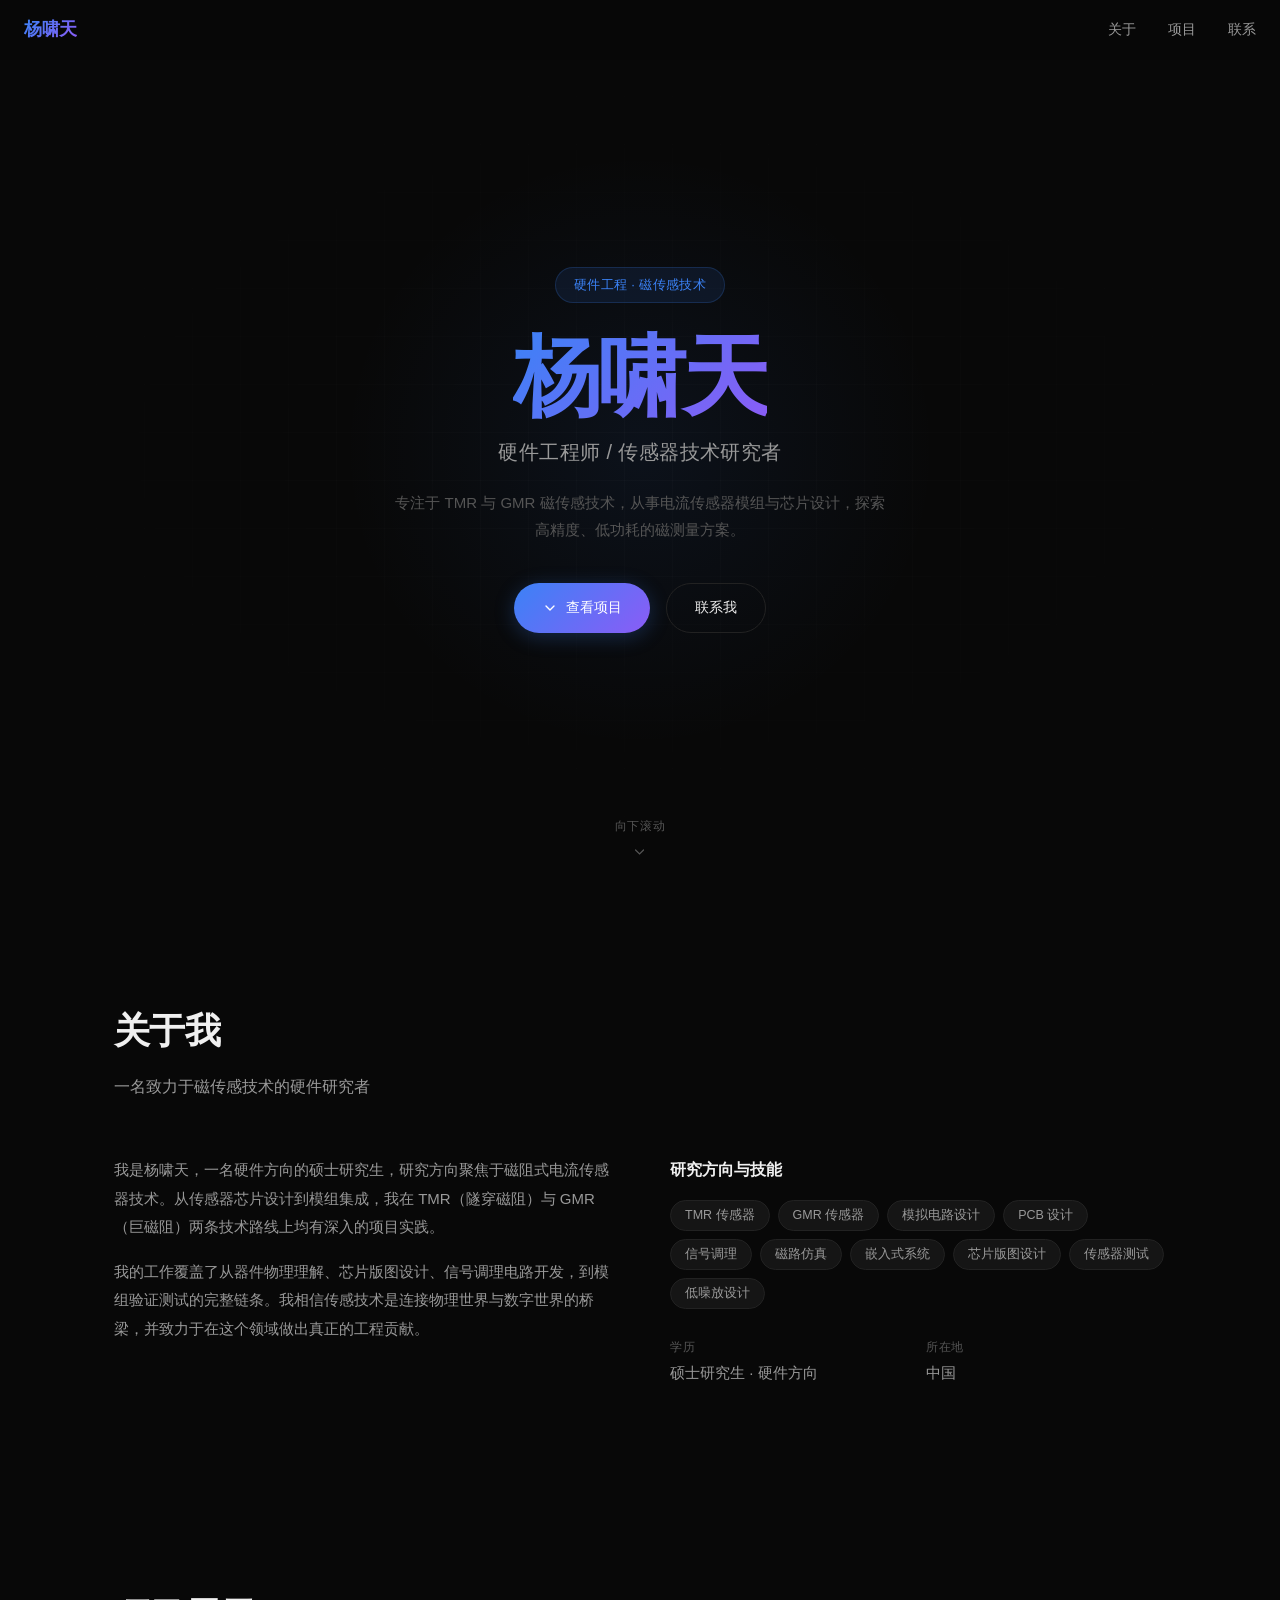
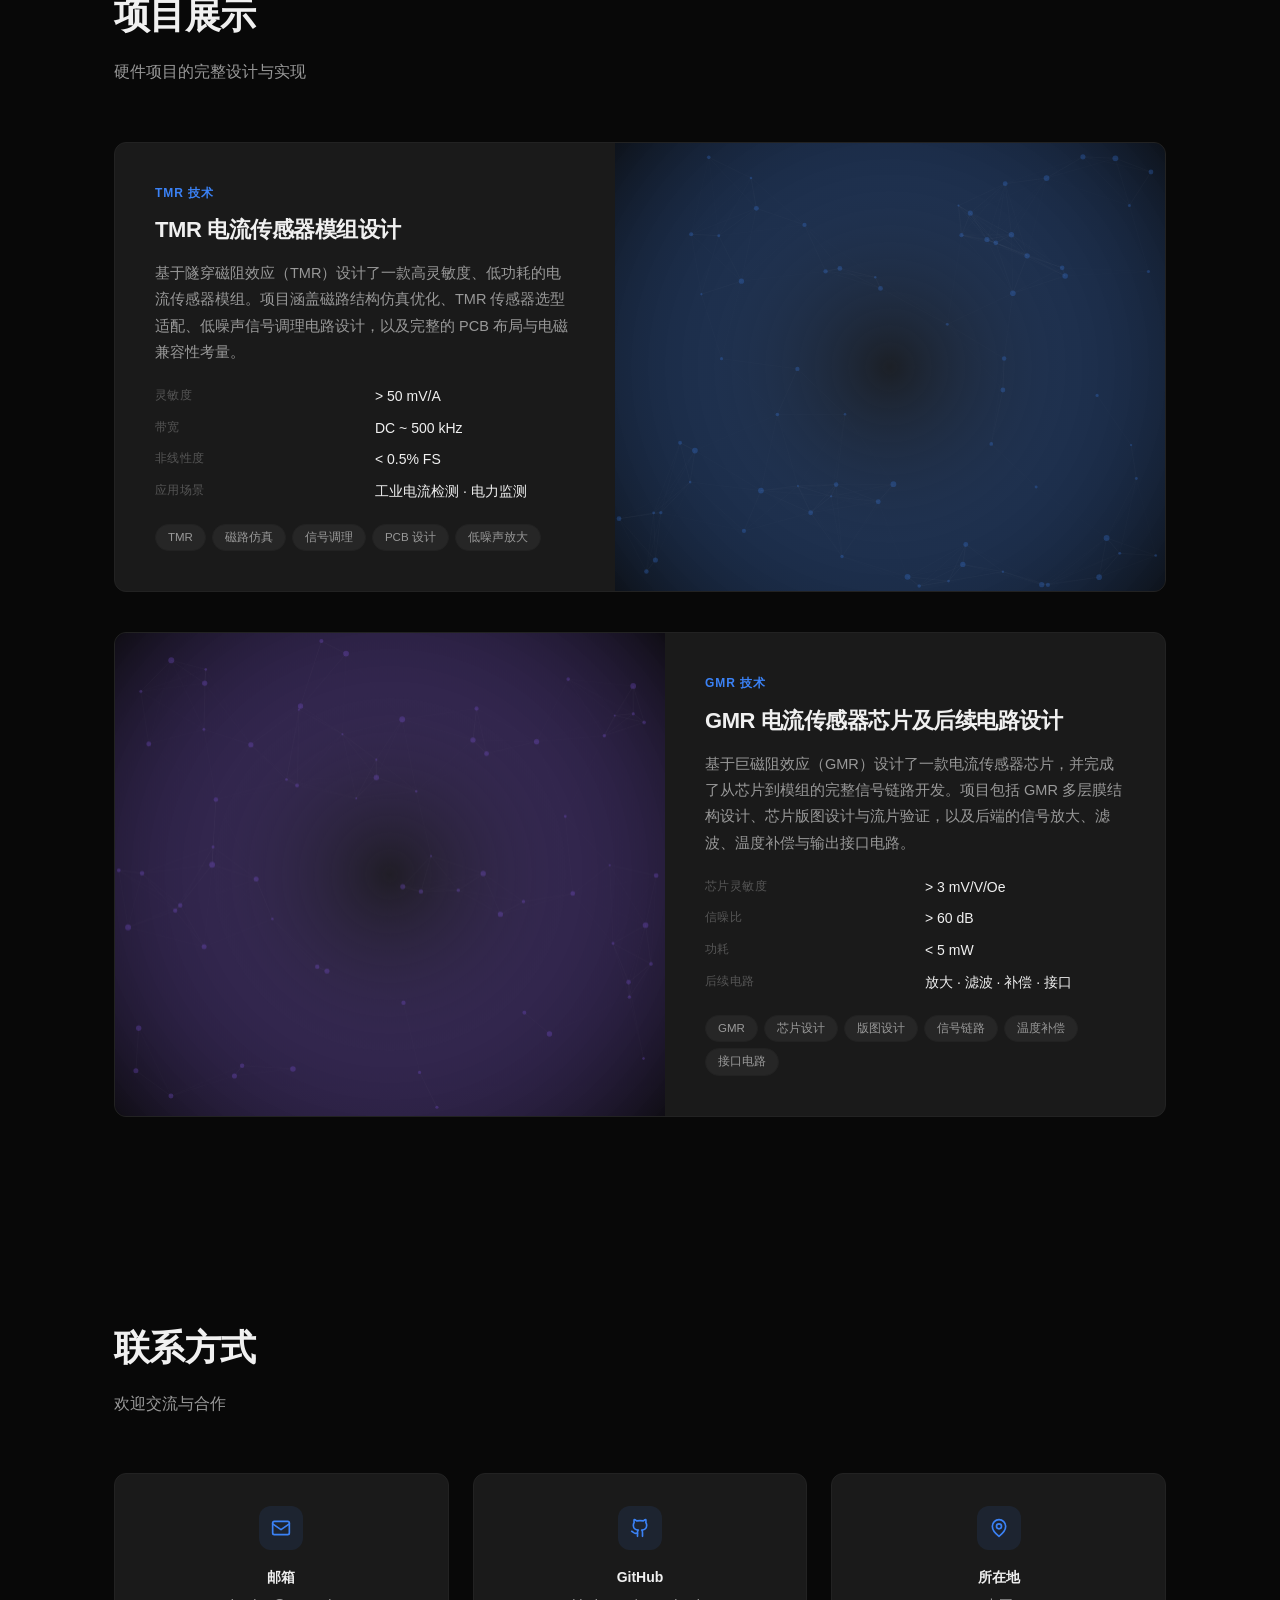
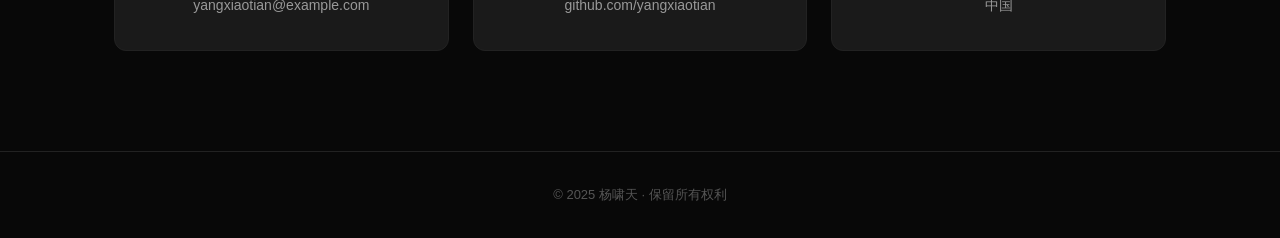
<file: index.html>
<!DOCTYPE html>
<html lang="zh-CN">
<head>
<meta charset="UTF-8">
<meta name="viewport" content="width=device-width, initial-scale=1.0">
<title>杨啸天 · 个人主页</title>
<style>
/* ========== 基础重置 & 变量 ========== */
*,*::before,*::after{box-sizing:border-box;margin:0;padding:0}
:root{
  --bg:#080808;
  --bg2:#0e0e0e;
  --bg3:#141414;
  --card:#1a1a1a;
  --border:#222;
  --text:#f0f0f0;
  --text2:#999;
  --text3:#555;
  --accent1:#3b82f6;
  --accent2:#8b5cf6;
  --grad:linear-gradient(135deg,#3b82f6,#8b5cf6);
  --radius:12px;
  --font:'SF Pro Display','-apple-system','BlinkMacSystemFont','Segoe UI','PingFang SC','Microsoft YaHei',sans-serif;
  --mono:'SF Mono','SFMono-Regular','Consolas','Liberation Mono',monospace;
}
html{scroll-behavior:smooth}
body{
  background:var(--bg);
  color:var(--text);
  font-family:var(--font);
  line-height:1.7;
  -webkit-font-smoothing:antialiased;
}
a{text-decoration:none;color:inherit}
img{max-width:100%;display:block}
::selection{background:rgba(59,130,246,.35);color:#fff}

/* ========== 工具类 ========== */
.container{max-width:1100px;margin:0 auto;padding:0 24px}
.section{padding:100px 0}
.section-title{
  font-size:clamp(28px,4vw,36px);
  font-weight:700;
  margin-bottom:12px;
  letter-spacing:-.02em;
}
.section-sub{
  color:var(--text2);
  font-size:16px;
  margin-bottom:56px;
  max-width:560px;
}
.tag{
  display:inline-block;
  padding:4px 14px;
  border-radius:999px;
  font-size:13px;
  background:rgba(255,255,255,.05);
  border:1px solid var(--border);
  color:var(--text2);
  transition:.25s;
}
.tag:hover{background:rgba(59,130,246,.12);border-color:rgba(59,130,246,.3);color:var(--text)}

/* ========== 导航 ========== */
.navbar{
  position:fixed;top:0;left:0;right:0;z-index:100;
  padding:0 24px;
  height:60px;
  display:flex;align-items:center;justify-content:space-between;
  background:rgba(8,8,8,.7);
  backdrop-filter:blur(16px);
  -webkit-backdrop-filter:blur(16px);
  border-bottom:1px solid transparent;
  transition:.35s;
}
.navbar.scrolled{border-color:var(--border)}
.nav-logo{font-size:18px;font-weight:700;letter-spacing:-.02em}
.nav-logo span{background:var(--grad);-webkit-background-clip:text;-webkit-text-fill-color:transparent;background-clip:text}
.nav-links{display:flex;gap:32px;list-style:none;font-size:14px}
.nav-links a{color:var(--text2);transition:.25s;position:relative}
.nav-links a::after{
  content:'';position:absolute;bottom:-4px;left:0;width:0;height:1.5px;
  background:var(--grad);transition:.35s;border-radius:2px;
}
.nav-links a:hover{color:var(--text)}
.nav-links a:hover::after{width:100%}
.nav-toggle{display:none;flex-direction:column;gap:5px;cursor:pointer;background:none;border:none;padding:4px}
.nav-toggle span{width:24px;height:2px;background:var(--text);border-radius:2px;transition:.3s}

/* ========== Hero ========== */
.hero{
  min-height:100vh;
  display:flex;align-items:center;justify-content:center;
  position:relative;
  overflow:hidden;
}
.hero-grid{
  position:absolute;inset:0;
  background-image:
    linear-gradient(rgba(255,255,255,.02) 1px,transparent 1px),
    linear-gradient(90deg,rgba(255,255,255,.02) 1px,transparent 1px);
  background-size:48px 48px;
  mask-image:radial-gradient(ellipse 70% 60% at center,black,transparent 80%);
  -webkit-mask-image:radial-gradient(ellipse 70% 60% at center,black,transparent 80%);
}
.hero-glow{
  position:absolute;
  width:600px;height:600px;
  border-radius:50%;
  background:radial-gradient(circle,rgba(59,130,246,.08),transparent 70%);
  top:50%;left:50%;transform:translate(-50%,-50%);
  pointer-events:none;
}
.hero-content{text-align:center;position:relative;z-index:1;padding:0 24px}
.hero-badge{
  display:inline-block;
  padding:6px 18px;
  border-radius:999px;
  font-size:13px;
  background:rgba(59,130,246,.1);
  border:1px solid rgba(59,130,246,.2);
  color:var(--accent1);
  margin-bottom:28px;
  letter-spacing:.03em;
}
.hero-name{
  font-size:clamp(48px,10vw,88px);
  font-weight:800;
  letter-spacing:-.04em;
  line-height:1.05;
  margin-bottom:12px;
}
.hero-name span{background:var(--grad);-webkit-background-clip:text;-webkit-text-fill-color:transparent;background-clip:text}
.hero-title{
  font-size:clamp(16px,2.5vw,20px);
  color:var(--text2);
  font-weight:400;
  margin-bottom:20px;
  letter-spacing:.02em;
}
.hero-desc{
  font-size:15px;
  color:var(--text3);
  max-width:500px;
  margin:0 auto 40px;
  line-height:1.8;
}
.hero-actions{display:flex;gap:16px;justify-content:center;flex-wrap:wrap}
.btn{
  display:inline-flex;align-items:center;gap:8px;
  padding:12px 28px;
  border-radius:999px;
  font-size:14px;font-weight:500;
  border:none;cursor:pointer;
  transition:.3s;
  font-family:var(--font);
}
.btn-primary{
  background:var(--grad);
  color:#fff;
  box-shadow:0 4px 20px rgba(59,130,246,.25);
}
.btn-primary:hover{transform:translateY(-2px);box-shadow:0 8px 30px rgba(59,130,246,.35)}
.btn-outline{
  background:transparent;
  border:1px solid var(--border);
  color:var(--text);
}
.btn-outline:hover{background:rgba(255,255,255,.05);border-color:var(--text3)}

.scroll-hint{
  position:absolute;bottom:40px;left:50%;transform:translateX(-50%);
  display:flex;flex-direction:column;align-items:center;gap:8px;
  color:var(--text3);font-size:12px;letter-spacing:.06em;
  animation:float 2.5s ease-in-out infinite;
}
.scroll-hint svg{animation:bounce 2s ease-in-out infinite}
@keyframes float{0%,100%{transform:translateX(-50%) translateY(0)}50%{transform:translateX(-50%) translateY(-6px)}}
@keyframes bounce{0%,100%{transform:translateY(0)}50%{transform:translateY(4px)}}

/* ========== About ========== */
.about-grid{
  display:grid;
  grid-template-columns:1fr 1fr;
  gap:60px;
  align-items:start;
}
.about-text p{color:var(--text2);font-size:15px;margin-bottom:16px;line-height:1.9}
.about-text p:last-child{margin-bottom:0}
.about-skills h3{font-size:16px;font-weight:600;margin-bottom:16px}
.skill-list{display:flex;flex-wrap:wrap;gap:8px}
.skill-list .tag{font-size:12.5px}
.about-info{margin-top:28px;display:grid;grid-template-columns:1fr 1fr;gap:16px}
.info-item{}
.info-label{font-size:12px;color:var(--text3);text-transform:uppercase;letter-spacing:.06em;margin-bottom:2px}
.info-value{font-size:15px;color:var(--text2)}

/* ========== Projects ========== */
.project-card{
  display:grid;
  grid-template-columns:1.1fr 1fr;
  gap:0;
  border-radius:var(--radius);
  overflow:hidden;
  background:var(--card);
  border:1px solid var(--border);
  margin-bottom:40px;
  transition:.3s;
}
.project-card:last-child{margin-bottom:0}
.project-card:hover{border-color:rgba(59,130,246,.15)}
.project-visual{
  position:relative;
  overflow:hidden;
  min-height:360px;
  display:flex;align-items:center;justify-content:center;
}
.project-visual canvas{
  position:absolute;inset:0;
  width:100%;height:100%;
}
.project-visual-label{
  position:relative;
  z-index:2;
  text-align:center;
  color:rgba(255,255,255,.08);
  font-size:clamp(32px,5vw,52px);
  font-weight:800;
  letter-spacing:-.03em;
  line-height:1.2;
  pointer-events:none;
  user-select:none;
}
.project-meta{
  padding:40px;
  display:flex;flex-direction:column;justify-content:center;
}
.project-type{
  font-size:12px;
  text-transform:uppercase;
  letter-spacing:.08em;
  color:var(--accent1);
  margin-bottom:8px;
  font-weight:600;
}
.project-name{
  font-size:22px;
  font-weight:700;
  margin-bottom:12px;
  letter-spacing:-.02em;
}
.project-desc{
  font-size:14.5px;
  color:var(--text2);
  line-height:1.8;
  margin-bottom:20px;
}
.project-specs{
  display:grid;
  grid-template-columns:1fr 1fr;
  gap:8px 20px;
  margin-bottom:20px;
}
.project-specs dt{
  font-size:12px;
  color:var(--text3);
  text-transform:uppercase;
  letter-spacing:.04em;
}
.project-specs dd{
  font-size:14px;
  color:var(--text);
  font-weight:500;
}
.project-tags{display:flex;flex-wrap:wrap;gap:6px}
.project-tags .tag{font-size:11.5px;padding:3px 12px}

.project-card:nth-child(even){direction:rtl}
.project-card:nth-child(even) .project-meta{direction:ltr}

/* ========== Contact ========== */
.contact-grid{
  display:grid;
  grid-template-columns:repeat(3,1fr);
  gap:24px;
}
.contact-card{
  background:var(--card);
  border:1px solid var(--border);
  border-radius:var(--radius);
  padding:32px;
  text-align:center;
  transition:.3s;
}
.contact-card:hover{border-color:rgba(59,130,246,.2);transform:translateY(-4px)}
.contact-icon{
  width:44px;height:44px;
  margin:0 auto 16px;
  border-radius:12px;
  background:rgba(59,130,246,.1);
  display:flex;align-items:center;justify-content:center;
  color:var(--accent1);
}
.contact-card h3{font-size:14px;font-weight:600;margin-bottom:4px}
.contact-card p{font-size:14px;color:var(--text2)}

/* ========== Footer ========== */
.footer{
  border-top:1px solid var(--border);
  padding:32px 0;
  text-align:center;
  font-size:13px;
  color:var(--text3);
}

/* ========== 滚动渐入动画 ========== */
.reveal{opacity:0;transform:translateY(40px);transition:.7s cubic-bezier(.22,1,.36,1)}
.reveal.visible{opacity:1;transform:translateY(0)}

/* ========== 响应式 ========== */
@media(max-width:900px){
  .about-grid{grid-template-columns:1fr;gap:40px}
  .project-card{grid-template-columns:1fr}
  .project-visual{min-height:240px}
  .project-meta{padding:28px}
  .contact-grid{grid-template-columns:1fr 1fr}
  .project-card:nth-child(even){direction:ltr}
  .project-specs{grid-template-columns:1fr}
}
@media(max-width:640px){
  .nav-links{display:none;position:absolute;top:60px;left:0;right:0;background:rgba(8,8,8,.96);flex-direction:column;gap:0;padding:12px 0;border-bottom:1px solid var(--border)}
  .nav-links.open{display:flex}
  .nav-links a{display:block;padding:12px 24px}
  .nav-toggle{display:flex}
  .contact-grid{grid-template-columns:1fr}
  .section{padding:64px 0}
  .project-visual{min-height:200px}
}
</style>
</head>
<body>

<!-- ====== 导航 ====== -->
<nav class="navbar" id="navbar">
  <div class="nav-logo"><span>杨啸天</span></div>
  <ul class="nav-links" id="navLinks">
    <li><a href="#about">关于</a></li>
    <li><a href="#projects">项目</a></li>
    <li><a href="#contact">联系</a></li>
  </ul>
  <button class="nav-toggle" id="navToggle" aria-label="菜单">
    <span></span><span></span><span></span>
  </button>
</nav>

<!-- ====== Hero ====== -->
<section class="hero">
  <div class="hero-grid"></div>
  <div class="hero-glow"></div>
  <div class="hero-content">
    <div class="hero-badge">硬件工程 · 磁传感技术</div>
    <h1 class="hero-name"><span>杨啸天</span></h1>
    <p class="hero-title">硬件工程师 / 传感器技术研究者</p>
    <p class="hero-desc">专注于 TMR 与 GMR 磁传感技术，从事电流传感器模组与芯片设计，探索高精度、低功耗的磁测量方案。</p>
    <div class="hero-actions">
      <a href="#projects" class="btn btn-primary">
        <svg width="16" height="16" viewBox="0 0 24 24" fill="none" stroke="currentColor" stroke-width="2" stroke-linecap="round" stroke-linejoin="round"><polyline points="6 9 12 15 18 9"/></svg>
        查看项目
      </a>
      <a href="#contact" class="btn btn-outline">联系我</a>
    </div>
  </div>
  <div class="scroll-hint">
    <span>向下滚动</span>
    <svg width="16" height="16" viewBox="0 0 24 24" fill="none" stroke="currentColor" stroke-width="1.8" stroke-linecap="round"><polyline points="6 9 12 15 18 9"/></svg>
  </div>
</section>

<!-- ====== 关于我 ====== -->
<section class="section" id="about">
  <div class="container">
    <div class="reveal">
      <h2 class="section-title">关于我</h2>
      <p class="section-sub">一名致力于磁传感技术的硬件研究者</p>
    </div>
    <div class="about-grid reveal">
      <div class="about-text">
        <p>
          我是杨啸天，一名硬件方向的硕士研究生，研究方向聚焦于磁阻式电流传感器技术。从传感器芯片设计到模组集成，我在 TMR（隧穿磁阻）与 GMR（巨磁阻）两条技术路线上均有深入的项目实践。
        </p>
        <p>
          我的工作覆盖了从器件物理理解、芯片版图设计、信号调理电路开发，到模组验证测试的完整链条。我相信传感技术是连接物理世界与数字世界的桥梁，并致力于在这个领域做出真正的工程贡献。
        </p>
      </div>
      <div>
        <div class="about-skills">
          <h3>研究方向与技能</h3>
          <div class="skill-list">
            <span class="tag">TMR 传感器</span>
            <span class="tag">GMR 传感器</span>
            <span class="tag">模拟电路设计</span>
            <span class="tag">PCB 设计</span>
            <span class="tag">信号调理</span>
            <span class="tag">磁路仿真</span>
            <span class="tag">嵌入式系统</span>
            <span class="tag">芯片版图设计</span>
            <span class="tag">传感器测试</span>
            <span class="tag">低噪放设计</span>
          </div>
        </div>
        <div class="about-info">
          <div class="info-item">
            <div class="info-label">学历</div>
            <div class="info-value">硕士研究生 · 硬件方向</div>
          </div>
          <div class="info-item">
            <div class="info-label">所在地</div>
            <div class="info-value">中国</div>
          </div>
        </div>
      </div>
    </div>
  </div>
</section>

<!-- ====== 项目展示 ====== -->
<section class="section" id="projects">
  <div class="container">
    <div class="reveal">
      <h2 class="section-title">项目展示</h2>
      <p class="section-sub">硬件项目的完整设计与实现</p>
    </div>

    <!-- 项目 1: TMR -->
    <div class="project-card reveal">
      <div class="project-visual" id="tmrCanvas"></div>
      <div class="project-meta">
        <div class="project-type">TMR 技术</div>
        <h3 class="project-name">TMR 电流传感器模组设计</h3>
        <p class="project-desc">
          基于隧穿磁阻效应（TMR）设计了一款高灵敏度、低功耗的电流传感器模组。项目涵盖磁路结构仿真优化、TMR 传感器选型适配、低噪声信号调理电路设计，以及完整的 PCB 布局与电磁兼容性考量。
        </p>
        <dl class="project-specs">
          <dt>灵敏度</dt><dd>&gt; 50 mV/A</dd>
          <dt>带宽</dt><dd>DC ~ 500 kHz</dd>
          <dt>非线性度</dt><dd>&lt; 0.5% FS</dd>
          <dt>应用场景</dt><dd>工业电流检测 · 电力监测</dd>
        </dl>
        <div class="project-tags">
          <span class="tag">TMR</span>
          <span class="tag">磁路仿真</span>
          <span class="tag">信号调理</span>
          <span class="tag">PCB 设计</span>
          <span class="tag">低噪声放大</span>
        </div>
      </div>
    </div>

    <!-- 项目 2: GMR -->
    <div class="project-card reveal">
      <div class="project-visual" id="gmrCanvas"></div>
      <div class="project-meta">
        <div class="project-type">GMR 技术</div>
        <h3 class="project-name">GMR 电流传感器芯片及后续电路设计</h3>
        <p class="project-desc">
          基于巨磁阻效应（GMR）设计了一款电流传感器芯片，并完成了从芯片到模组的完整信号链路开发。项目包括 GMR 多层膜结构设计、芯片版图设计与流片验证，以及后端的信号放大、滤波、温度补偿与输出接口电路。
        </p>
        <dl class="project-specs">
          <dt>芯片灵敏度</dt><dd>&gt; 3 mV/V/Oe</dd>
          <dt>信噪比</dt><dd>&gt; 60 dB</dd>
          <dt>功耗</dt><dd>&lt; 5 mW</dd>
          <dt>后续电路</dt><dd>放大 · 滤波 · 补偿 · 接口</dd>
        </dl>
        <div class="project-tags">
          <span class="tag">GMR</span>
          <span class="tag">芯片设计</span>
          <span class="tag">版图设计</span>
          <span class="tag">信号链路</span>
          <span class="tag">温度补偿</span>
          <span class="tag">接口电路</span>
        </div>
      </div>
    </div>
  </div>
</section>

<!-- ====== 联系方式 ====== -->
<section class="section" id="contact">
  <div class="container">
    <div class="reveal">
      <h2 class="section-title">联系方式</h2>
      <p class="section-sub">欢迎交流与合作</p>
    </div>
    <div class="contact-grid reveal">
      <div class="contact-card">
        <div class="contact-icon">
          <svg width="20" height="20" viewBox="0 0 24 24" fill="none" stroke="currentColor" stroke-width="2" stroke-linecap="round" stroke-linejoin="round"><rect x="2" y="4" width="20" height="16" rx="2"/><path d="M22 7l-10 7L2 7"/></svg>
        </div>
        <h3>邮箱</h3>
        <p>yangxiaotian@example.com</p>
      </div>
      <div class="contact-card">
        <div class="contact-icon">
          <svg width="20" height="20" viewBox="0 0 24 24" fill="none" stroke="currentColor" stroke-width="2" stroke-linecap="round" stroke-linejoin="round"><path d="M15 22v-4a4.8 4.8 0 0 0-1-3.5c3 0 6-2 6-5.5.08-1.25-.27-2.48-1-3.5.28-1.15.28-2.35 0-3.5 0 0-1 0-3 1.5-2.64-.5-5.36-.5-8 0C6 2 5 2 5 2c-.3 1.15-.3 2.35 0 3.5A5.403 5.403 0 0 0 4 9c0 3.5 3 5.5 6 5.5-.39.49-.68 1.05-.85 1.65-.17.6-.22 1.23-.15 1.85v4"/><path d="M9 18c-4.51 2-5-2-7-2"/></svg>
        </div>
        <h3>GitHub</h3>
        <p>github.com/yangxiaotian</p>
      </div>
      <div class="contact-card">
        <div class="contact-icon">
          <svg width="20" height="20" viewBox="0 0 24 24" fill="none" stroke="currentColor" stroke-width="2" stroke-linecap="round" stroke-linejoin="round"><path d="M20 10c0 6-8 12-8 12s-8-6-8-12a8 8 0 0 1 16 0Z"/><circle cx="12" cy="10" r="3"/></svg>
        </div>
        <h3>所在地</h3>
        <p>中国</p>
      </div>
    </div>
  </div>
</section>

<!-- ====== Footer ====== -->
<footer class="footer">
  <div class="container">
    <p>&copy; 2025 杨啸天 · 保留所有权利</p>
  </div>
</footer>

<script>
// ====== 导航滚动效果 ======
const navbar = document.getElementById('navbar');
window.addEventListener('scroll',()=>{
  navbar.classList.toggle('scrolled',window.scrollY>60);
});

// ====== 移动端菜单 ======
const toggle=document.getElementById('navToggle');
const links=document.getElementById('navLinks');
toggle.addEventListener('click',()=>links.classList.toggle('open'));
document.querySelectorAll('.nav-links a').forEach(a=>{
  a.addEventListener('click',()=>links.classList.remove('open'));
});

// ====== 滚动渐入观察器 ======
const observer=new IntersectionObserver(entries=>{
  entries.forEach(e=>{if(e.isIntersecting){e.target.classList.add('visible');observer.unobserve(e.target)}});
},{threshold:.1});
document.querySelectorAll('.reveal').forEach(el=>observer.observe(el));

// ====== 项目展示 Canvas 动效 ======
function initProjectCanvas(id,colors){
  const container=document.getElementById(id);
  if(!container)return;
  const c=document.createElement('canvas');
  c.width=container.clientWidth||400;
  c.height=container.clientHeight||360;
  container.appendChild(c);
  const ctx=c.getContext('2d');

  // 响应式尺寸
  const resize=()=>{
    const rect=container.getBoundingClientRect();
    c.width=rect.width||400;
    c.height=rect.height||360;
  };
  window.addEventListener('resize',resize);

  // 粒子
  const count=70;
  const particles=[];
  for(let i=0;i<count;i++){
    particles.push({
      x:Math.random()*c.width,
      y:Math.random()*c.height,
      vx:(Math.random()-0.5)*0.6,
      vy:(Math.random()-0.5)*0.6,
      r:Math.random()*2+1,
    });
  }

  let frame;
  function draw(){
    ctx.clearRect(0,0,c.width,c.height);

    // 背景渐变
    const grad=ctx.createRadialGradient(c.width/2,c.height/2,0,c.width/2,c.height/2,Math.max(c.width,c.height)*0.7);
    grad.addColorStop(0,colors.bg0);
    grad.addColorStop(1,colors.bg1);
    ctx.fillStyle=grad;
    ctx.fillRect(0,0,c.width,c.height);

    // 连线
    for(let i=0;i<particles.length;i++){
      for(let j=i+1;j<particles.length;j++){
        const dx=particles[i].x-particles[j].x;
        const dy=particles[i].y-particles[j].y;
        const dist=Math.sqrt(dx*dx+dy*dy);
        if(dist<120){
          ctx.beginPath();
          ctx.moveTo(particles[i].x,particles[i].y);
          ctx.lineTo(particles[j].x,particles[j].y);
          ctx.strokeStyle=`rgba(255,255,255,${0.04*(1-dist/120)})`;
          ctx.lineWidth=0.8;
          ctx.stroke();
        }
      }
    }

    // 粒子
    particles.forEach(p=>{
      ctx.beginPath();
      ctx.arc(p.x,p.y,p.r,0,Math.PI*2);
      ctx.fillStyle=colors.dot;
      ctx.fill();

      p.x+=p.vx;
      p.y+=p.vy;
      if(p.x<0||p.x>c.width)p.vx*=-1;
      if(p.y<0||p.y>c.height)p.vy*=-1;
    });

    frame=requestAnimationFrame(draw);
  }
  draw();

  // 清理
  const observer2=new MutationObserver(()=>{
    if(!document.body.contains(c)){
      cancelAnimationFrame(frame);
      observer2.disconnect();
    }
  });
  observer2.observe(document.body,{childList:true,subtree:true});
}

initProjectCanvas('tmrCanvas',{
  bg0:'rgba(59,130,246,0.06)',
  bg1:'rgba(8,8,8,0.95)',
  dot:'rgba(59,130,246,0.25)',
});
initProjectCanvas('gmrCanvas',{
  bg0:'rgba(139,92,246,0.06)',
  bg1:'rgba(8,8,8,0.95)',
  dot:'rgba(139,92,246,0.25)',
});
</script>
</body>
</html>
</file>
